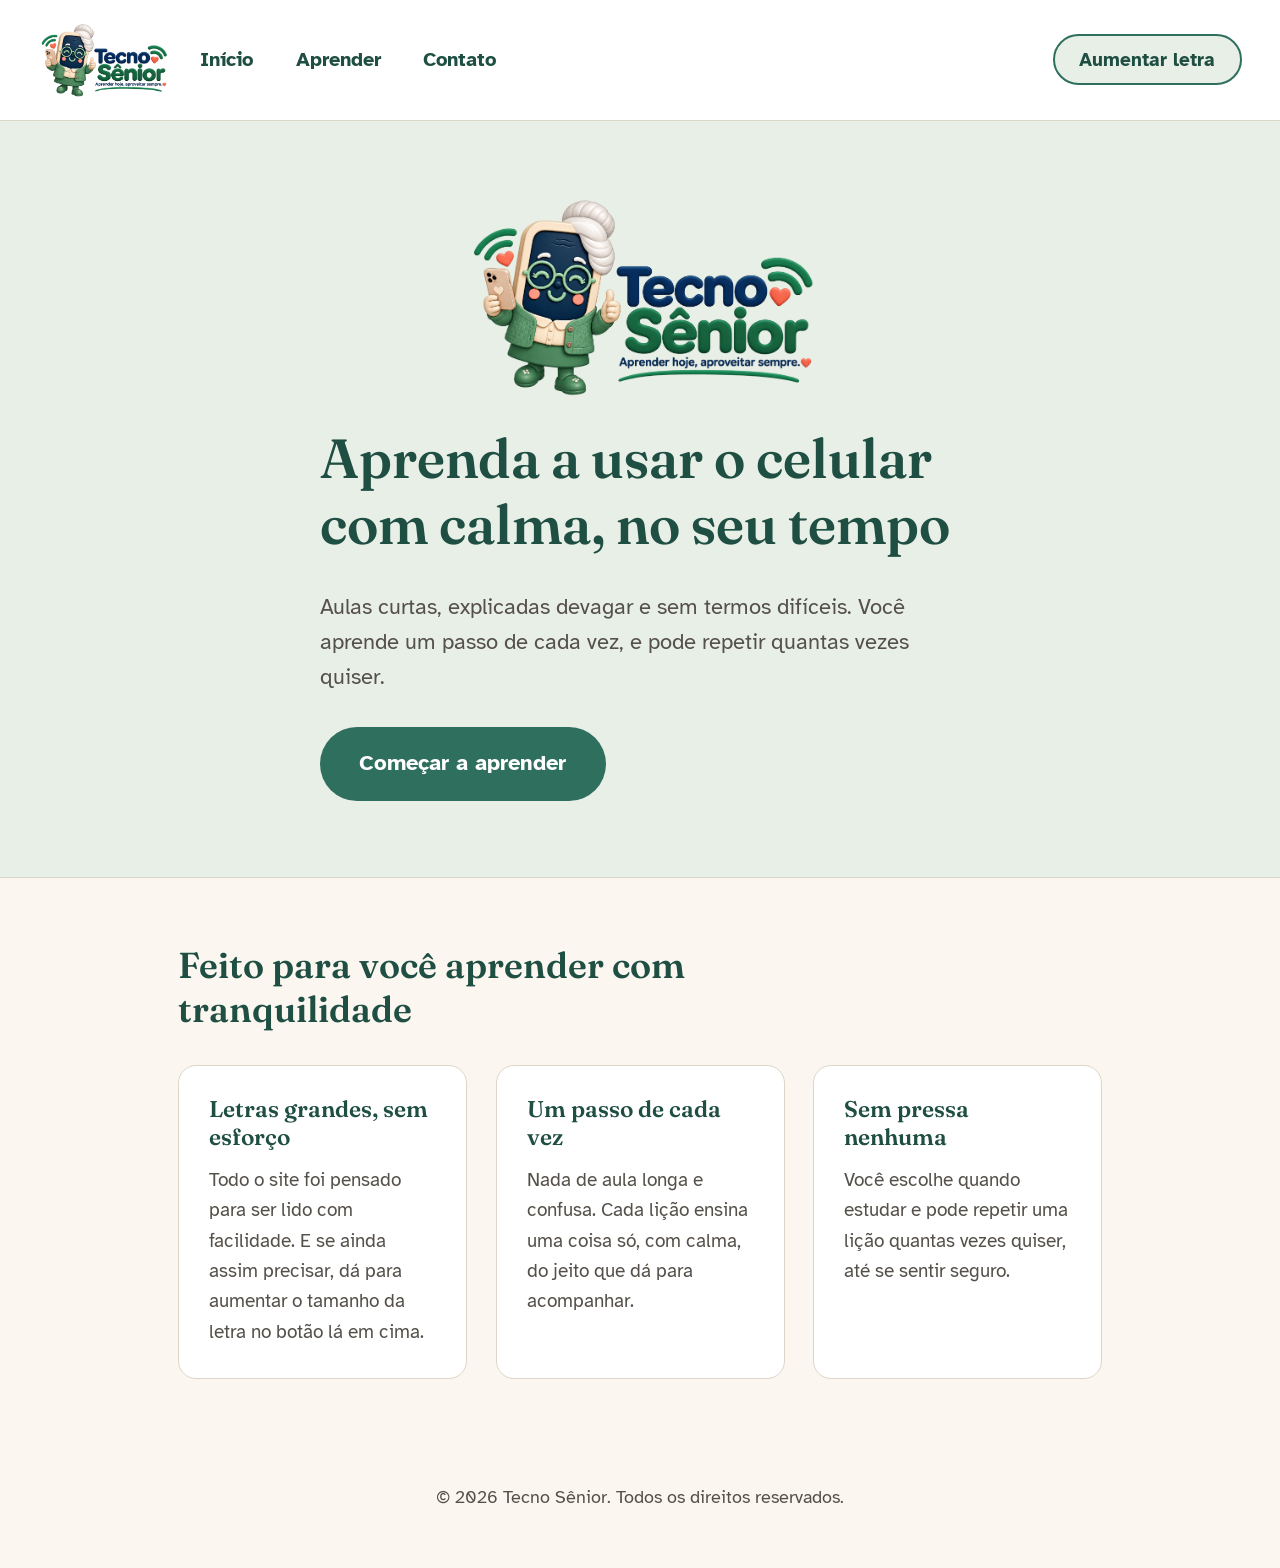
<file: index.html>
<!DOCTYPE html>
<html lang="pt-br"> 
<head>
    <meta charset="UTF-8">
    <meta name="viewport" content="width=device-width, initial-scale=1.0">
    <title>Nome do site — aprenda a usar o celular com calma</title>
    <link rel="preconnect" href="https://fonts.googleapis.com">
    <link rel="preconnect" href="https://fonts.gstatic.com" crossorigin>
    <link href="https://fonts.googleapis.com/css2?family=Fraunces:opsz,wght@9..144,500;9..144,600&family=Atkinson+Hyperlegible:wght@400;700&display=swap" rel="stylesheet">
    <link rel="stylesheet" href="style.css" />
</head>
<body>
    <a class="pular-link" href="#conteudo">Pular para o conteúdo</a>

    <header>
        <figure class="logo">
            <img src="imagens/logo.png" alt="Logo do site">
        </figure>
        <nav>
            <ul>
                <li><a href="index.html">Início</a></li>    
                <li><a href="trilha.html">Aprender</a></li>
                <li><a href="contato.html">Contato</a></li>
            </ul>
        </nav>
        <button id="botao-texto" class="botao-texto" type="button" aria-pressed="false">
            Aumentar letra  
        </button>
    </header>

    <main id="conteudo">

      <div id="pagina-inicio">

        <section class="hero">
            <div class="hero-conteudo">
                <img class="hero-logo" src="imagens/logo.png" alt="Logo do site">
                <h1>Aprenda a usar o celular com calma, no seu tempo</h1>
                <p>Aulas curtas, explicadas devagar e sem termos difíceis. Você aprende um passo de cada vez, e pode repetir quantas vezes quiser.</p>
                <a class="botao-primario" href="trilha.html">Começar a aprender</a>
            </div>
        </section>

        <section class="beneficios" aria-labelledby="titulo-beneficios">
            <h2 id="titulo-beneficios">Feito para você aprender com tranquilidade</h2>
            <div class="beneficios-grade">
                <article class="beneficio">
                    <h3>Letras grandes, sem esforço</h3>
                    <p>Todo o site foi pensado para ser lido com facilidade. E se ainda assim precisar, dá para aumentar o tamanho da letra no botão lá em cima.</p>
                </article>
                <article class="beneficio">
                    <h3>Um passo de cada vez</h3>
                    <p>Nada de aula longa e confusa. Cada lição ensina uma coisa só, com calma, do jeito que dá para acompanhar.</p>
                </article>
                <article class="beneficio">
                    <h3>Sem pressa nenhuma</h3>
                    <p>Você escolhe quando estudar e pode repetir uma lição quantas vezes quiser, até se sentir seguro.</p>
                </article>
            </div>
        </section>
      </div>
    </main>

    <footer>
        <p>&copy; 2026 Tecno Sênior. Todos os direitos reservados.</p>
    </footer>

    <script src="letra.js"></script>
</body>
</html>
</file>
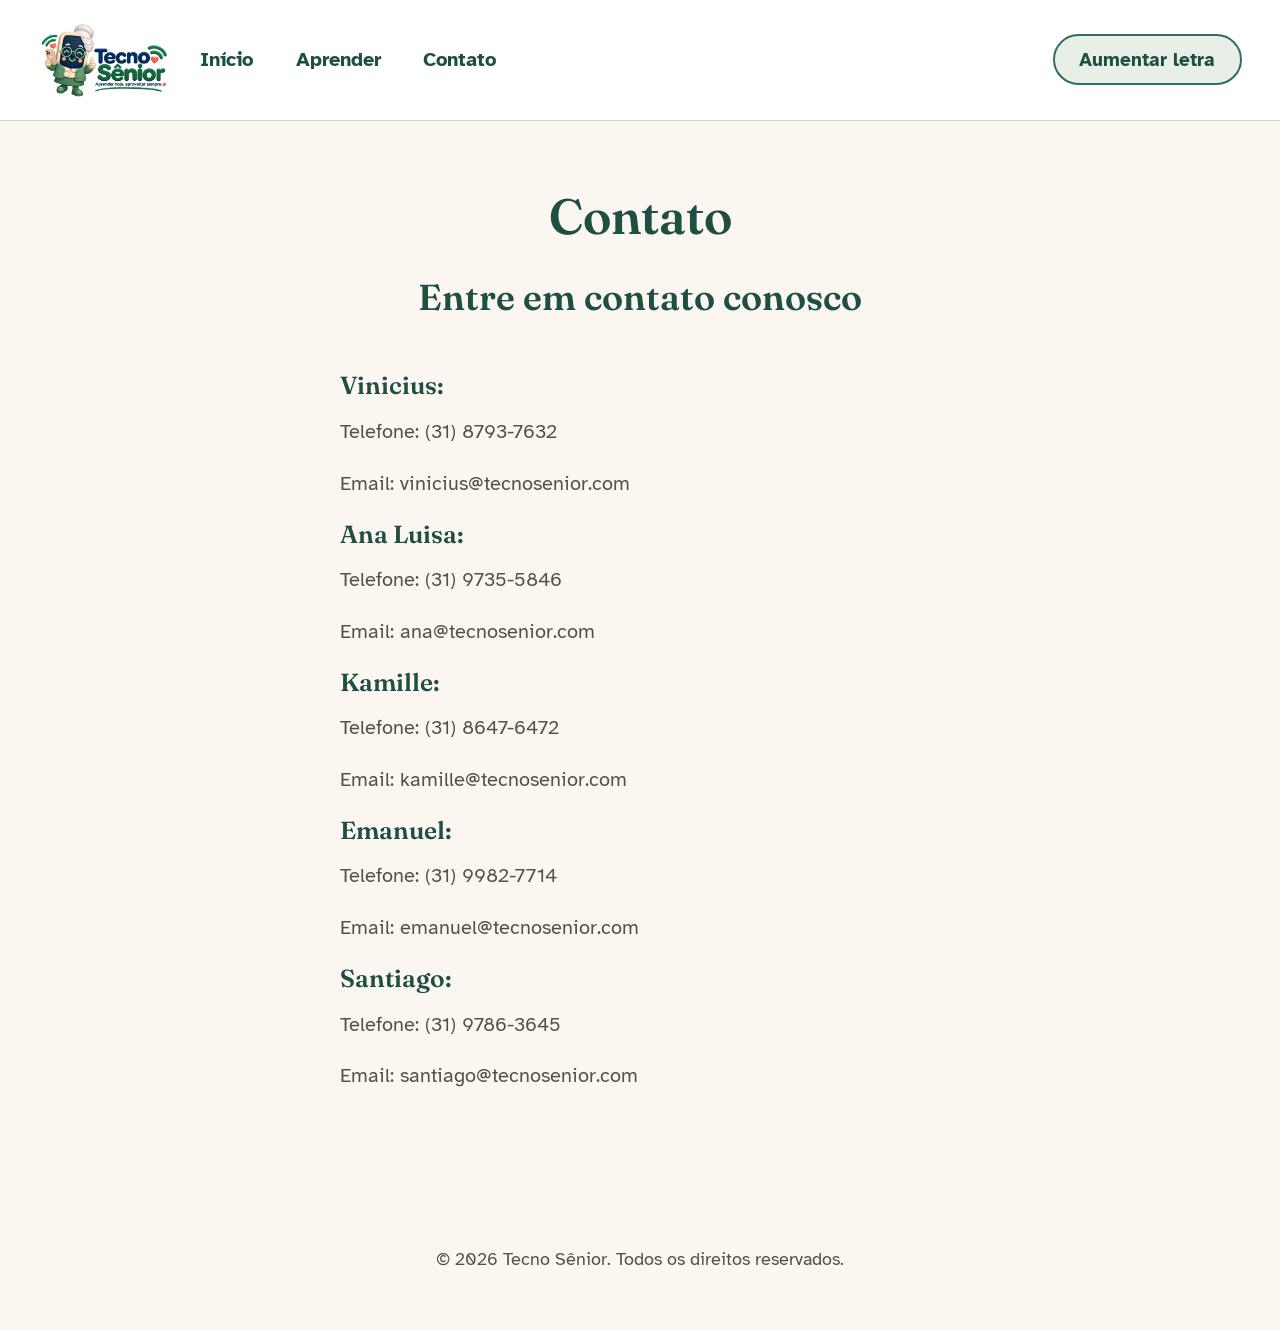
<file: contato.html>
<!DOCTYPE html>
<html lang="pt-br">
<head>
    <meta charset="UTF-8">
    <meta name="viewport" content="width=device-width, initial-scale=1.0">
    <title>Nome do site — aprenda a usar o celular com calma</title>
    <link rel="preconnect" href="https://fonts.googleapis.com">
    <link rel="preconnect" href="https://fonts.gstatic.com" crossorigin>
    <link href="https://fonts.googleapis.com/css2?family=Fraunces:opsz,wght@9..144,500;9..144,600&family=Atkinson+Hyperlegible:wght@400;700&display=swap" rel="stylesheet">
    <link rel="stylesheet" href="style.css" />
</head>
<body>
    <a class="pular-link" href="#conteudo">Pular para o conteúdo</a>

    <header>
        <figure class="logo">
            <img src="imagens/logo.png" alt="Logo do site">
        </figure>
        <nav>
            <ul>
                <li><a href="index.html">Início</a></li>
                <li><a href="trilha.html">Aprender</a></li>
                <li><a href="contato.html">Contato</a></li>
            </ul>
        </nav>
        <button id="botao-texto" class="botao-texto" type="button" aria-pressed="false">
            Aumentar letra
        </button>
    </header>
   
    <main>
        <main class="contato">
      <div class="titulo-contato">
        <h1>Contato</h1>
        <h2>Entre em contato conosco</h2><br>
      </div>
      <div class="conteudo-contato">
        <h3>Vinicius:</h3>
        <p>Telefone: (31) 8793-7632</p>
        <p>Email: vinicius@tecnosenior.com</p>
            <h3>Ana Luisa:</h3>
        <p>Telefone: (31) 9735-5846</p>
        <p>Email: ana@tecnosenior.com</p>
            <h3>Kamille:</h3>
        <p>Telefone: (31) 8647-6472</p>
        <p>Email: kamille@tecnosenior.com</p>
            <h3>Emanuel:</h3>
        <p>Telefone: (31) 9982-7714</p>
        <p>Email: emanuel@tecnosenior.com</p>
            <h3>Santiago:</h3>
        <p>Telefone: (31) 9786-3645</p>
        <p>Email: santiago@tecnosenior.com</p>
      </div>
    </main>
    </main>

    <footer>
       <p>&copy; 2026 Tecno Sênior. Todos os direitos reservados.</p>
    </footer>

    <script src="Dados.js"></script>
    <script src="letra.js"></script>
    <script src="Script.js"></script>
</body>
</html>
</file>
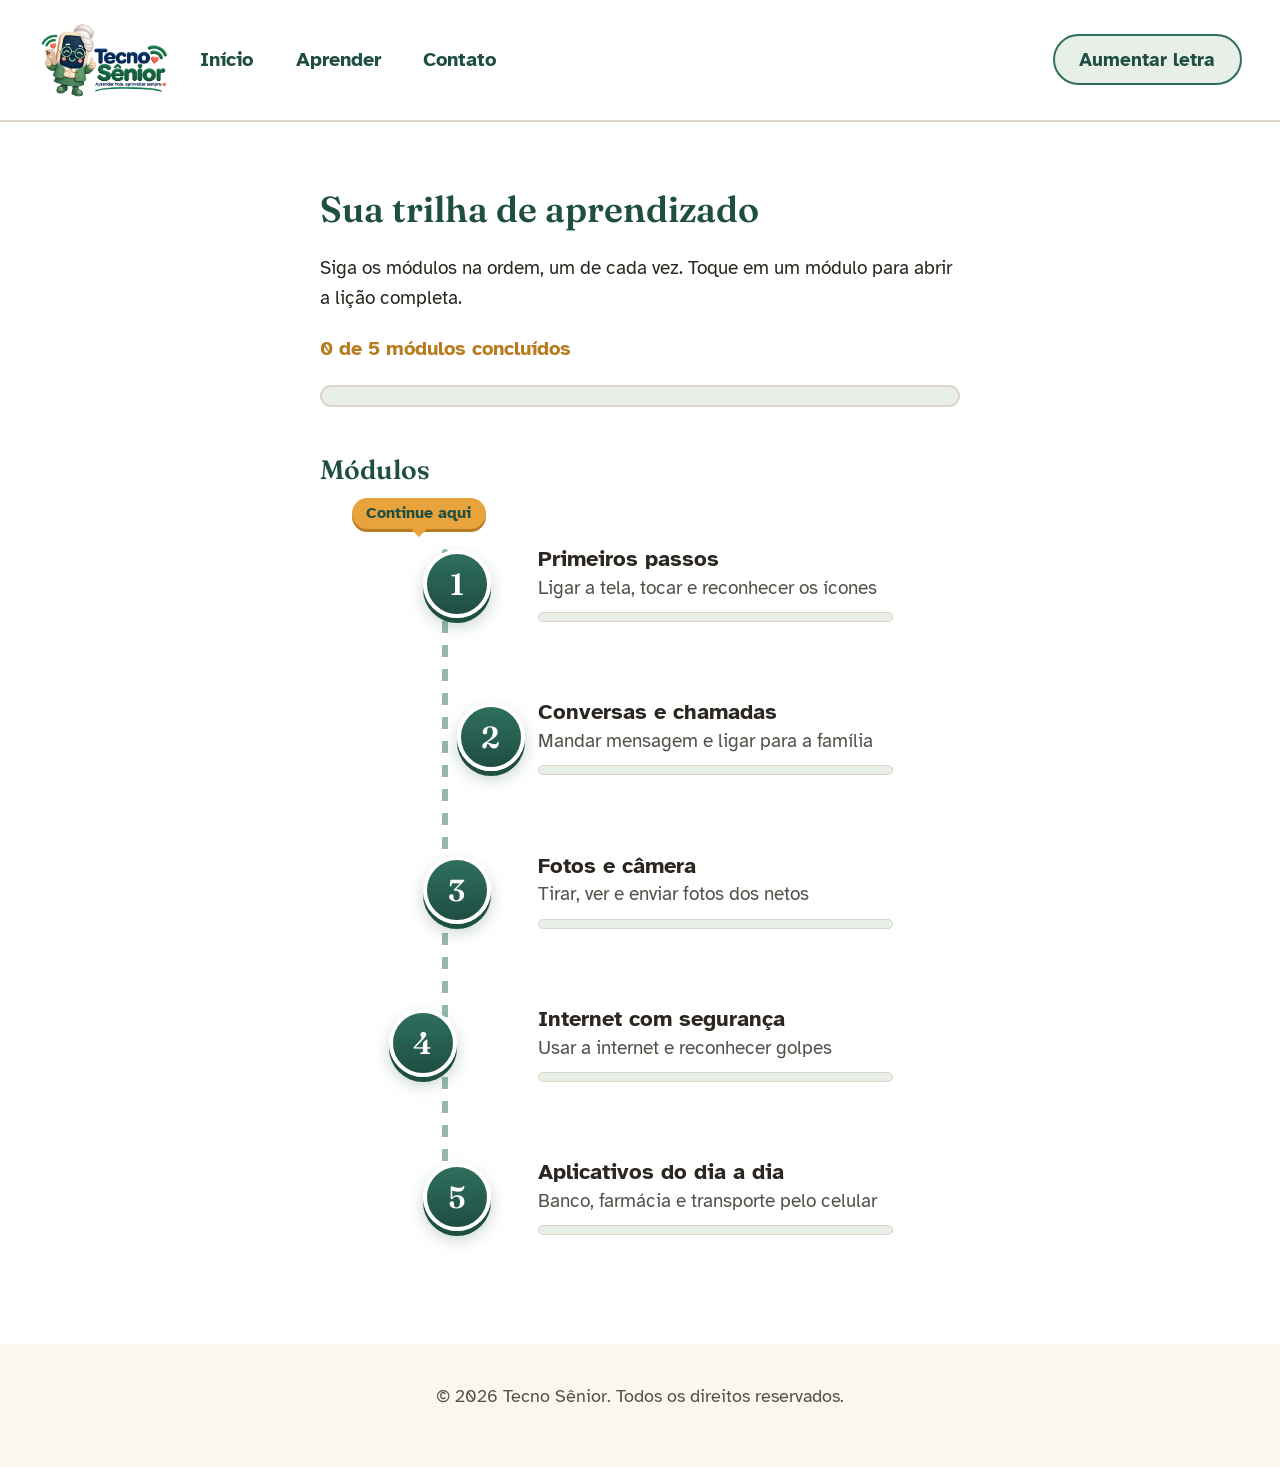
<file: trilha.html>
<!DOCTYPE html>
<html lang="pt-br">
<head>
    <meta charset="UTF-8">
    <meta name="viewport" content="width=device-width, initial-scale=1.0">
    <title>Trilha de aprendizado — Tecno Sênior</title>
    <link rel="preconnect" href="https://fonts.googleapis.com">
    <link rel="preconnect" href="https://fonts.gstatic.com" crossorigin>
    <link href="https://fonts.googleapis.com/css2?family=Fraunces:opsz,wght@9..144,500;9..144,600&family=Atkinson+Hyperlegible:wght@400;700&display=swap" rel="stylesheet">
    <link rel="stylesheet" href="style.css" />
</head>
<body>
    <a class="pular-link" href="#conteudo">Pular para o conteúdo</a>

    <header>
        <figure class="logo">
            <img src="imagens/logo.png" alt="Logo do site">
        </figure>
        <nav>
            <ul>
                <li><a href="index.html">Início</a></li>
                <li><a href="trilha.html">Aprender</a></li>
                <li><a href="contato.html">Contato</a></li>
            </ul>
        </nav>
        <button id="botao-texto" class="botao-texto" type="button" aria-pressed="false">
            Aumentar letra
        </button>
    </header>

    <main id="conteudo">

      <div id="pagina-inicio">
        <section class="trilha" id="trilha" aria-labelledby="titulo-trilha">
            <div class="trilha-cabecalho">
                <h2 id="titulo-trilha">Sua trilha de aprendizado</h2>
                <p>Siga os módulos na ordem, um de cada vez. Toque em um módulo para abrir a lição completa.</p>
                <p class="trilha-progresso" id="trilha-progresso" role="status">0 de 5 módulos concluídos</p>

                <div class="barra-progresso" role="progressbar" aria-labelledby="trilha-progresso" aria-valuemin="0" aria-valuemax="100" aria-valuenow="0" id="barra-progresso">
                    <div class="barra-progresso-preenchimento" id="barra-progresso-preenchimento"></div>
                </div>
            </div>

            <div class="subsecoes">
                <section class="subsecao" aria-labelledby="subsecao-modulos-titulo">
                    <h3 id="subsecao-modulos-titulo">Módulos</h3>
                    <ol class="caminho" id="caminho">
                        <!-- Os módulos são preenchidos pelo script.js a partir de dadosModulos -->
                    </ol>
                </section>
            </div>
        </section>
      </div>

      <section class="pagina-modulo" id="pagina-modulo" tabindex="-1" hidden>
          <a class="link-voltar" href="#trilha" id="botao-voltar-modulo">← Voltar para a trilha</a>

          <div class="pagina-modulo-cabecalho">
              <span class="pagina-modulo-marca" id="pm-numero">1</span>
              <div>
                  <h1 id="pm-titulo">Título do módulo</h1>
                  <p class="pagina-modulo-descricao" id="pm-descricao">Descrição do módulo</p>
              </div>
          </div>

          <p class="pagina-modulo-instrucao">Escolha um tema para aprender:</p>

            <p class="pagina-modulo-progresso" id="pm-progresso" role="status">0 de 4 temas concluídos</p>
            <div class="barra-progresso" role="progressbar" aria-labelledby="pm-progresso" aria-valuemin="0" aria-valuemax="100" aria-valuenow="0" id="pm-barra-progresso">
                <div class="barra-progresso-preenchimento" id="pm-barra-progresso-preenchimento"></div>
            </div>

          <ol class="caminho" id="pm-caminho">
              <!-- Os temas do módulo são preenchidos pelo script.js -->
          </ol>
      </section>

      <section class="pagina-topico" id="pagina-topico" tabindex="-1" hidden>
          <a class="link-voltar" href="#" id="botao-voltar-topico">← Voltar para o módulo</a>

          <h1 id="pt-titulo">Título do tema</h1>

          <p class="pagina-topico-descricao" id="pt-descricao">Descrição do tema</p>

          <div class="leitura-controles" id="leitura-controles">
            <button class="botao-ouvir" id="botao-ouvir" type="button" aria-pressed="false">🔊 Ouvir este texto</button>
            <button class="botao-parar-leitura" id="botao-parar-leitura" type="button" hidden>⏹️ Parar leitura</button>
          </div>

            <div class="pagina-topico-corpo" id="pt-corpo">
                <!-- Texto detalhado do tema preenchido pelo script.js -->
            </div>

          <div class="pagina-topico-acoes">
              <button class="botao-concluir" id="pt-concluir" type="button">Marcar como concluído</button>
              <a class="link-proximo" id="pt-proximo" href="#">Próximo tema →</a>
          </div>
      </section>

    </main>

    <footer>
        <p>&copy; 2026 Tecno Sênior. Todos os direitos reservados.</p>
    </footer>

    <script src="Dados.js"></script>
    <script src="letra.js"></script>
    <script src="Script.js"></script>
</body>
</html>
</file>
<file: style.css>
/* ===== Tokens ===== */
:root {
  --bg: #FBF7F0;
  --ink: #2B2620;
  --ink-soft: #55504A;
  --teal: #2F6F5E;
  --teal-dark: #1F4E42;
  --gold: #E8A33D;
  --gold-dark: #B87B1F;
  --sage: #E8EFE7;
  --coral: #C6553B;
  --white: #FFFFFF;
  --border: #DDD5C7;

  --font-titulo: "Fraunces", Georgia, serif;
  --font-corpo: "Atkinson Hyperlegible", Arial, sans-serif;

  --tamanho-base: 19px;
}

html {
  font-size: var(--tamanho-base);
}

html[data-letra-grande="true"] {
  --tamanho-base: 23px;
}

* {
  box-sizing: border-box;
}

body {
  margin: 0;
  background: var(--bg);
  color: var(--ink);
  font-family: var(--font-corpo);
  line-height: 1.6;
}

h1, h2, h3 {
  font-family: var(--font-titulo);
  font-weight: 600;
  color: var(--teal-dark);
  line-height: 1.2;
  margin: 0 0 0.6em 0;
}

h1 { font-size: 2.6rem; }
h2 { font-size: 1.9rem; }
h3 { font-size: 1.3rem; }

p {
  margin: 0 0 1em 0;
  max-width: 62ch;
}

a {
  color: var(--teal-dark);
}

img {
  max-width: 100%;
  display: block;
}

/* ===== Acessibilidade ===== */

.pular-link {
  position: absolute;
  left: -999px;
  top: 0;
  background: var(--teal-dark);
  color: var(--white);
  padding: 0.8em 1.2em;
  z-index: 100;
  border-radius: 0 0 8px 0;
}

.pular-link:focus {
  left: 0;
}

:focus-visible {
  outline: 3px solid var(--gold-dark);
  outline-offset: 3px;
}

/* ===== Header ===== */

header {
  display: flex;
  align-items: center;
  gap: 1.5rem;
  flex-wrap: wrap;
  padding: 1.2rem 2rem;
  background: var(--white);
  border-bottom: 1px solid var(--border);
}

.logo img {
  height: 74px;
  width: auto;
}

header figure {
  margin: 0;
}

nav ul {
  list-style: none;
  display: flex;
  gap: 1.8rem;
  margin: 0;
  padding: 0;
}

nav a {
  text-decoration: none;
  font-weight: 700;
  font-size: 1.05rem;
  padding: 0.4em 0.2em;
}

nav a:hover {
  color: var(--teal);
}

.botao-texto {
  margin-left: auto;
  font-family: var(--font-corpo);
  font-weight: 700;
  font-size: 1rem;
  background: var(--sage);
  color: var(--teal-dark);
  border: 2px solid var(--teal);
  border-radius: 999px;
  padding: 0.6em 1.3em;
  cursor: pointer;
}

.botao-texto:hover {
  background: var(--teal);
  color: var(--white);
}

.botao-texto[aria-pressed="true"] {
  background: var(--teal-dark);
  color: var(--white);
}

/* ===== Hero ===== */

.hero {
  padding: 4rem 2rem;
  background: var(--sage);
  border-bottom: 1px solid var(--border);
}

.hero-conteudo {
  max-width: 640px;
  margin: 0 auto;
  text-align: left;
}

.hero-logo {
  height: 200px;
  width: auto;
  margin: 0 auto 1.5rem;
}

.hero h1 {
  font-size: 2.9rem;
}

.hero p {
  font-size: 1.15rem;
  color: var(--ink-soft);
}

.botao-primario {
  display: inline-block;
  background: var(--teal);
  color: var(--white);
  text-decoration: none;
  font-weight: 700;
  font-size: 1.15rem;
  padding: 0.9em 1.8em;
  border-radius: 999px;
  margin-top: 0.5rem;
}

.botao-primario:hover {
  background: var(--teal-dark);
}

/* ===== Contato ===== */

.contato {
  padding: 3.5rem 2rem 5rem;
  max-width: 1000px;
  margin: 0 auto;
}

.titulo-contato {
  text-align: center;
}

.conteudo-contato {
  font-family: var(--font-corpo);
  font-size: 1.05rem;
  color: var(--ink-soft);
  text-align: left;
  max-width: 600px;
  margin: 0 auto;
}

/* ===== Benefícios ===== */

.beneficios {
  padding: 3.5rem 2rem;
  max-width: 1000px;
  margin: 0 auto;
}

.beneficios h2 {
  max-width: 30ch;
}

.beneficios-grade {
  display: grid;
  grid-template-columns: repeat(auto-fit, minmax(240px, 1fr));
  gap: 1.5rem;
  margin-top: 1.8rem;
}

.beneficio {
  background: var(--white);
  border: 1px solid var(--border);
  border-radius: 18px;
  padding: 1.6rem;
}

.beneficio h3 {
  color: var(--teal-dark);
  font-size: 1.2rem;
}

.beneficio p {
  color: var(--ink-soft);
  font-size: 1rem;
  margin: 0;
}

/* ===== Trilha de aprendizado (caminho, como um jogo) ===== */

.trilha {
  background: var(--white);
  padding: 3.5rem 2rem 4.5rem;
  border-top: 1px solid var(--border);
}

.trilha-cabecalho {
  max-width: 640px;
  margin: 0 auto 2.5rem;
  text-align: left;
}

.trilha-progresso {
  font-weight: 700;
  color: var(--gold-dark);
  font-size: 1.05rem;
}

.barra-progresso {
  width: 100%;
  height: 22px;
  background: var(--sage);
  border-radius: 999px;
  margin-top: 0.8rem;
  overflow: hidden;
  border: 2px solid var(--border);
}

.barra-progresso-preenchimento {
  height: 100%;
  width: 0%;
  background: linear-gradient(90deg, var(--teal) 0%, var(--gold) 100%);
  border-radius: 999px;
  transition: width 0.4s ease;
}

@media (prefers-reduced-motion: reduce) {
  .barra-progresso-preenchimento {
    transition: none;
  }
}

.pagina-modulo-progresso {
  font-weight: 700;
  color: var(--gold-dark);
  font-size: 1.02rem;
  margin: 0 0 0.5rem 0;
}

.mini-barra-progresso {
  width: 100%;
  height: 10px;
  background: var(--sage);
  border-radius: 999px;
  margin-top: 0.5rem;
  overflow: hidden;
  border: 1px solid var(--border);
}

.mini-barra-progresso-preenchimento {
  display: block;
  height: 100%;
  width: 0%;
  background: linear-gradient(90deg, var(--teal) 0%, var(--gold) 100%);
  border-radius: 999px;
  transition: width 0.4s ease;
}

@media (prefers-reduced-motion: reduce) {
  .mini-barra-progresso-preenchimento {
    transition: none;
  }
}

.subsecoes {
  display: flex;
  flex-direction: column;
  gap: 3rem;
}

.subsecao {
  padding-top: 2.2rem;
  border-top: 1px solid var(--border);
}

.subsecao:first-child {
  padding-top: 0;
  border-top: none;
}

.subsecao h3 {
  font-size: 1.4rem;
  max-width: 640px;
  margin: 0 auto 1.2rem;
}

.caminho {
  list-style: none;
  margin: 0 auto;
  padding: 1.2rem 0.5rem 0.5rem;
  max-width: 560px;
  position: relative;
  display: flex;
  flex-direction: column;
  gap: 2.6rem;
}

/* trilha pontilhada atrás das bolinhas */
.caminho::before {
  content: "";
  position: absolute;
  left: calc(0.8rem + 70px);
  top: 40px;
  bottom: 40px;
  width: 6px;
  margin-left: -3px;
  border-radius: 6px;
  background-image: repeating-linear-gradient(
    to bottom,
    var(--teal) 0 12px,
    transparent 12px 24px
  );
  opacity: 0.5;
  z-index: 0;
  pointer-events: none;
}

.modulo {
  position: relative;
  z-index: 1;
  --onda: 0px;
}

.modulo:nth-child(4n+2) { --onda: 34px; }
.modulo:nth-child(4n+4) { --onda: -34px; }

.modulo-botao {
  width: 100%;
  display: grid;
  grid-template-columns: 140px 1fr;
  align-items: center;
  gap: 0.6rem;
  background: transparent;
  border: 2px solid transparent;
  border-radius: 20px;
  padding: 0.6rem 0.8rem;
  cursor: pointer;
  text-align: left;
  font-family: var(--font-corpo);
  transition: background-color 0.15s ease;
  position: relative;
  z-index: 2;
}

/* a bolinha fica centralizada na "vaga" e balança dentro dela */
.modulo-marca {
  justify-self: center;
}

.modulo-marca {
  flex-shrink: 0;
  width: 68px;
  height: 68px;
  border-radius: 50%;
  background: linear-gradient(180deg, var(--teal) 0%, var(--teal-dark) 100%);
  color: var(--white);
  font-family: var(--font-titulo);
  font-size: 1.6rem;
  font-weight: 600;
  display: flex;
  align-items: center;
  justify-content: center;
  border: 4px solid var(--white);
  box-shadow: 0 5px 0 var(--teal-dark), 0 8px 16px rgba(31, 78, 66, 0.25);
  transform: translateX(var(--onda));
  transition: transform 0.12s ease, box-shadow 0.12s ease;
}

.modulo-botao:active .modulo-marca {
  transform: translateX(var(--onda)) translateY(4px);
  box-shadow: 0 1px 0 var(--teal-dark), 0 3px 8px rgba(31, 78, 66, 0.25);
}

.modulo-marca.concluido {
  background: linear-gradient(180deg, var(--gold) 0%, var(--gold-dark) 100%);
  box-shadow: 0 5px 0 var(--gold-dark), 0 8px 16px rgba(184, 123, 31, 0.3);
}

.modulo-marca.atual {
  animation: pulsar-trilha 1.8s ease-in-out infinite;
}

@keyframes pulsar-trilha {
  0%, 100% { box-shadow: 0 5px 0 var(--teal-dark), 0 0 0 0 rgba(47, 111, 94, 0.45); }
  50% { box-shadow: 0 5px 0 var(--teal-dark), 0 0 0 12px rgba(47, 111, 94, 0); }
}

@media (prefers-reduced-motion: reduce) {
  .modulo-marca.atual { animation: none; }
}

.modulo-badge {
  position: absolute;
  top: -1.9rem;
  left: calc(0.7rem + 34px);
  transform: translateX(calc(-50% + var(--onda)));
  background: var(--gold);
  color: var(--teal-dark);
  font-weight: 700;
  font-size: 0.85rem;
  padding: 0.35em 0.9em;
  border-radius: 999px;
  white-space: nowrap;
  box-shadow: 0 3px 0 var(--gold-dark);
  pointer-events: none;
  z-index: 1;
}

.modulo-badge::after {
  content: "";
  position: absolute;
  left: 50%;
  bottom: -6px;
  width: 10px;
  height: 10px;
  margin-left: -5px;
  background: var(--gold);
  transform: rotate(45deg);
}

.modulo-texto {
  display: flex;
  flex-direction: column;
  gap: 0.2rem;
}

.modulo-titulo {
  font-weight: 700;
  font-size: 1.15rem;
  color: var(--ink);
}

.modulo-descricao {
  color: var(--ink-soft);
  font-size: 0.98rem;
}

.botao-concluir {
  font-family: var(--font-corpo);
  font-weight: 700;
  font-size: 0.98rem;
  background: var(--teal-dark);
  color: var(--white);
  border: none;
  border-radius: 999px;
  padding: 0.7em 1.4em;
  cursor: pointer;
}

.botao-concluir:hover {
  background: var(--teal);
}

.botao-concluir[data-concluido="true"] {
  background: var(--gold-dark);
}
/* ===== Página de conteúdo do módulo ===== */

.pagina-modulo {
  max-width: 680px;
  margin: 0 auto;
  padding: 3rem 2rem 4.5rem;
}

.link-voltar {
  display: inline-block;
  font-weight: 700;
  text-decoration: none;
  color: var(--teal-dark);
  margin-bottom: 2rem;
}

.link-voltar:hover {
  color: var(--teal);
}

.pagina-modulo-cabecalho {
  display: flex;
  align-items: center;
  gap: 1.3rem;
  margin-bottom: 2rem;
}

.pagina-modulo-cabecalho h1 {
  margin-bottom: 0.2em;
}

.pagina-modulo-marca {
  flex-shrink: 0;
  width: 64px;
  height: 64px;
  border-radius: 50%;
  background: var(--teal);
  color: var(--white);
  font-family: var(--font-titulo);
  font-size: 1.7rem;
  font-weight: 600;
  display: flex;
  align-items: center;
  justify-content: center;
}

.pagina-modulo-marca.concluido {
  background: var(--gold);
}

.pagina-modulo-descricao {
  color: var(--ink-soft);
  margin: 0;
}

.pagina-modulo-instrucao {
  font-weight: 700;
  color: var(--ink);
  margin-bottom: 1.5rem;
}

/* ===== Página de um tema (dentro do módulo) ===== */

.pagina-topico {
  max-width: 680px;
  margin: 0 auto;
  padding: 3rem 2rem 4.5rem;
}

.pagina-topico h1 {
  margin-bottom: 1.4rem;
}

.pagina-topico-corpo p {
  color: var(--ink-soft);
  max-width: 68ch;
}

.pagina-topico-descricao {
  font-family: var(--font-titulo);
  font-weight: 600;
  color: var(--teal-dark);
  font-size: 1.3rem;
  margin: 0 0 1.5rem 0;
}

.leitura-controles {
  display: flex;
  align-items: center;
  gap: 1rem;
  flex-wrap: wrap;
  margin: 0 0 1.8rem 0;
}

.botao-ouvir,
.botao-parar-leitura {
  font-family: var(--font-corpo);
  font-weight: 700;
  font-size: 0.98rem;
  border-radius: 999px;
  padding: 0.7em 1.4em;
  cursor: pointer;
  border: 2px solid var(--teal);
  background: var(--sage);
  color: var(--teal-dark);
}

.botao-ouvir:hover,
.botao-parar-leitura:hover {
  background: var(--teal);
  color: var(--white);
}

.botao-ouvir[aria-pressed="true"] {
  background: var(--teal-dark);
  color: var(--white);
  border-color: var(--teal-dark);
}

.botao-parar-leitura {
  background: transparent;
  border-color: var(--coral);
  color: var(--coral);
}

.botao-parar-leitura:hover {
  background: var(--coral);
  color: var(--white);
}

.pagina-topico-acoes {
  display: flex;
  align-items: center;
  gap: 1.5rem;
  flex-wrap: wrap;
  margin-top: 2.2rem;
  padding-top: 1.8rem;
  border-top: 1px solid var(--border);
}

.link-proximo {
  font-weight: 700;
  text-decoration: none;
  color: var(--teal-dark);
}

.link-proximo:hover {
  color: var(--teal);
}

.link-proximo[hidden] {
  display: none;
}

/* ===== Footer ===== */

footer {
  padding: 2rem;
  text-align: center;
  color: var(--ink-soft);
  font-size: 0.95rem;
  background: var(--bg);
}

footer p {
  margin-left: auto;
  margin-right: auto;
}

/* ===== Responsivo ===== */

@media (max-width: 560px) {
  header {
    padding: 1rem;
  }
  .botao-texto {
    order: 3;
    margin-left: 0;
    width: 100%;
  }
  .hero, .beneficios, .trilha {
    padding-left: 1.2rem;
    padding-right: 1.2rem;
  }
  .hero h1 {
    font-size: 2.1rem;
  }
  .modulo-licoes {
    margin-left: 0;
  }
  .modulo:nth-child(4n+2) { --onda: 18px; }
  .modulo:nth-child(4n+4) { --onda: -18px; }
}

/* ===== Movimento reduzido ===== */

@media (prefers-reduced-motion: no-preference) {
  .modulo-licoes {
    animation: abrir 0.18s ease-out;
  }
}

@keyframes abrir {
  from { opacity: 0; transform: translateY(-6px); }
  to { opacity: 1; transform: translateY(0); }

}
</file>
